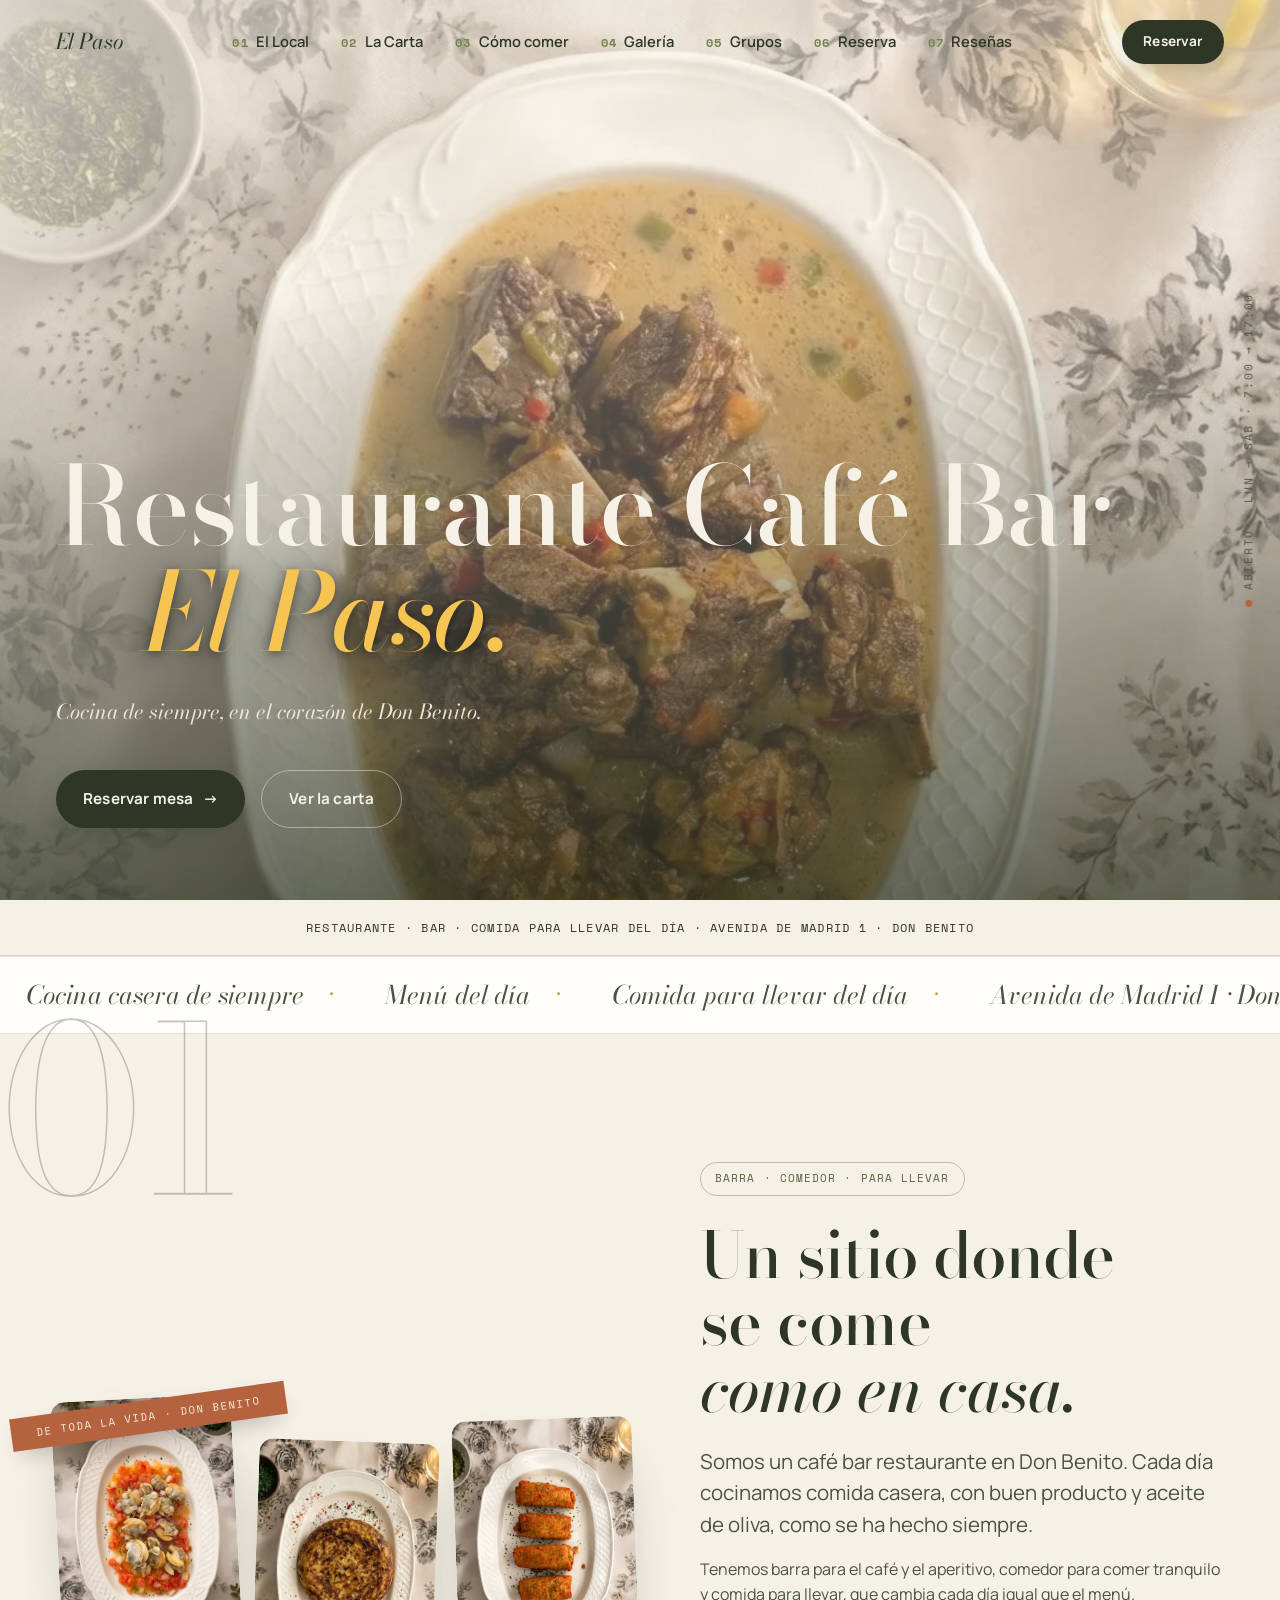
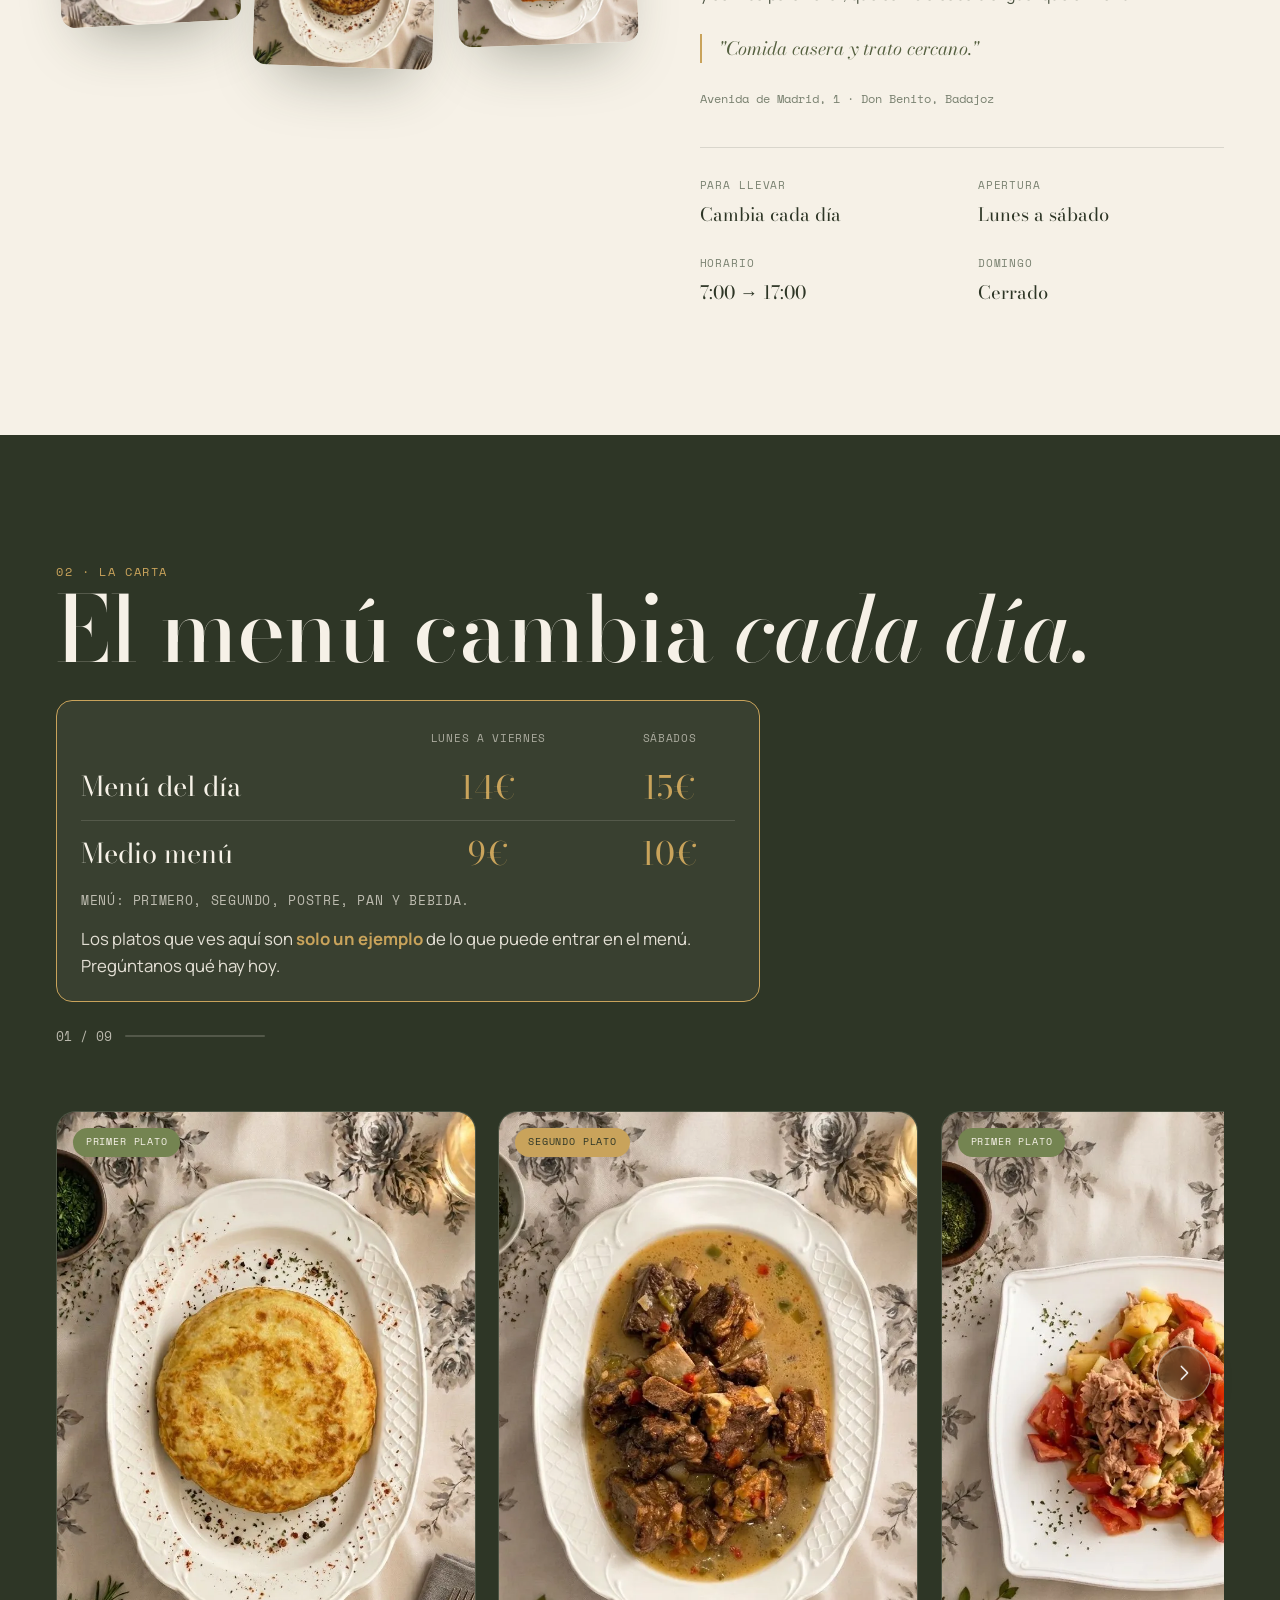
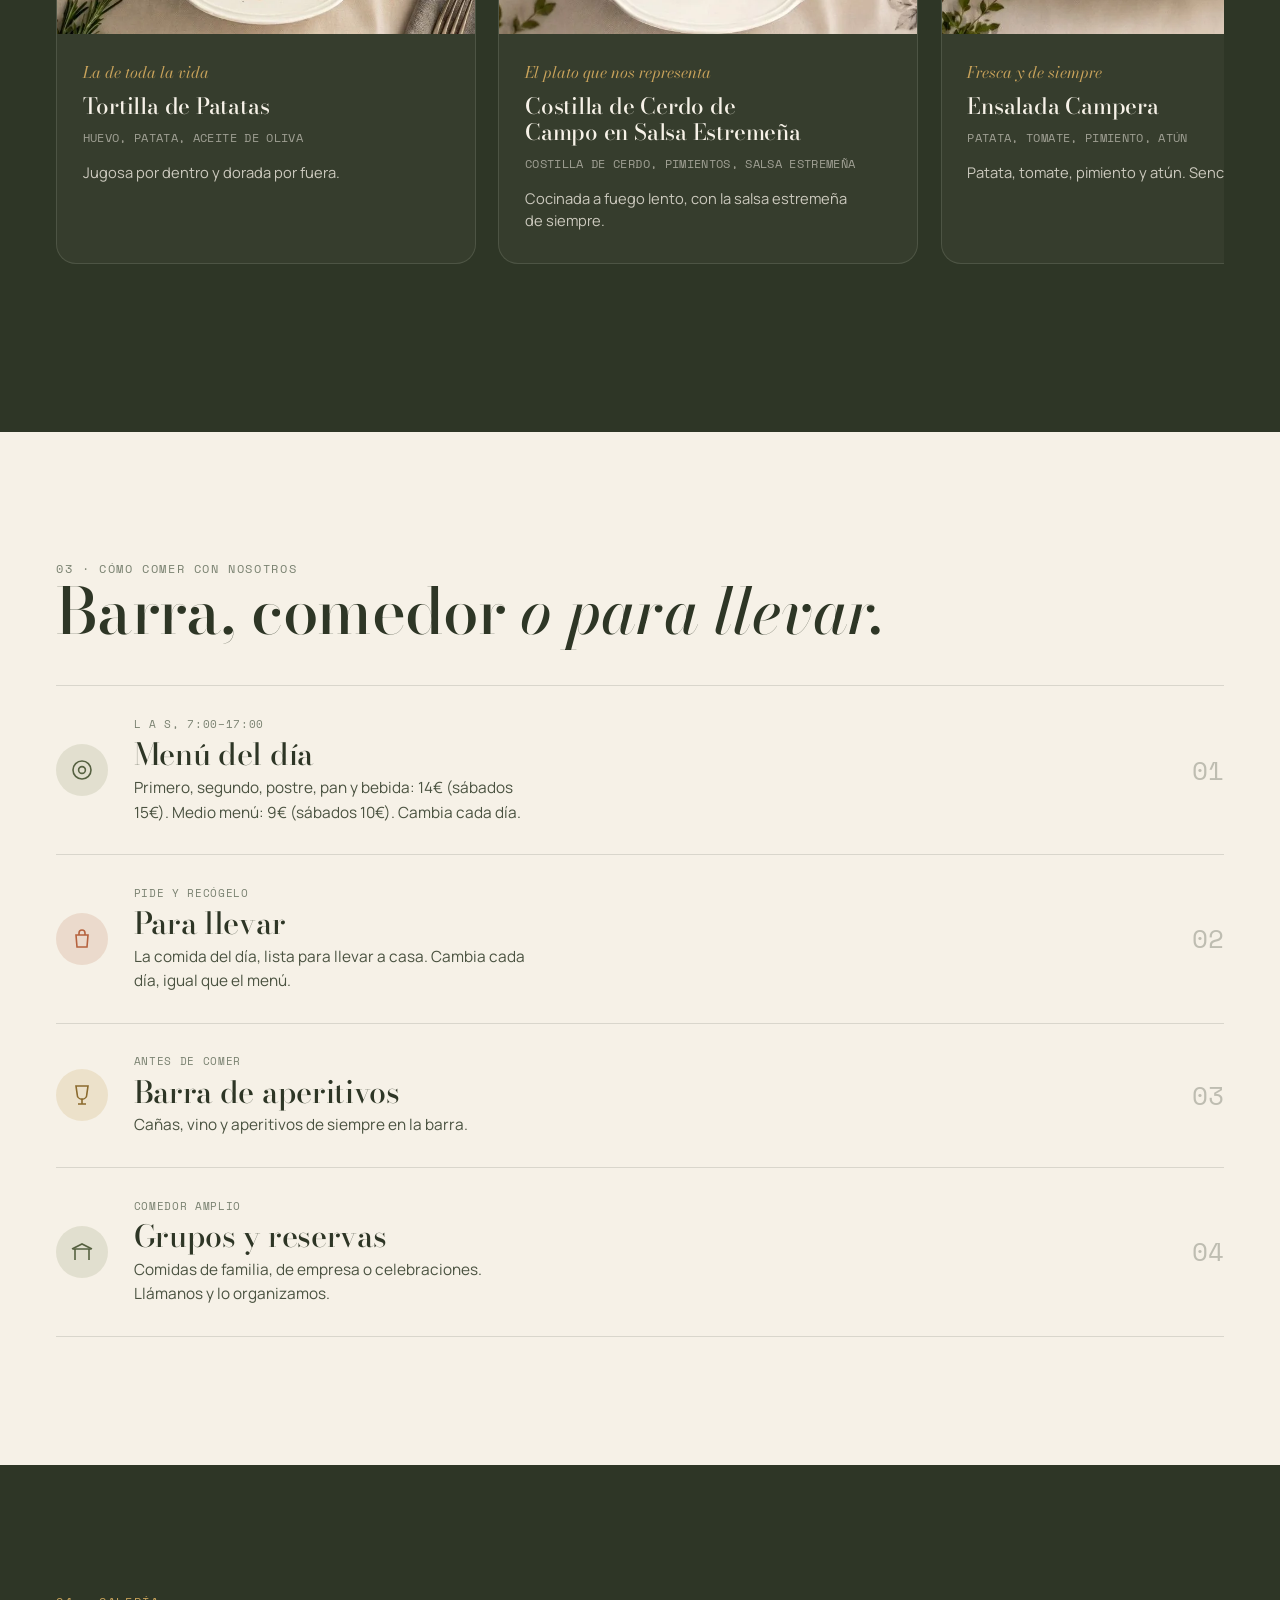
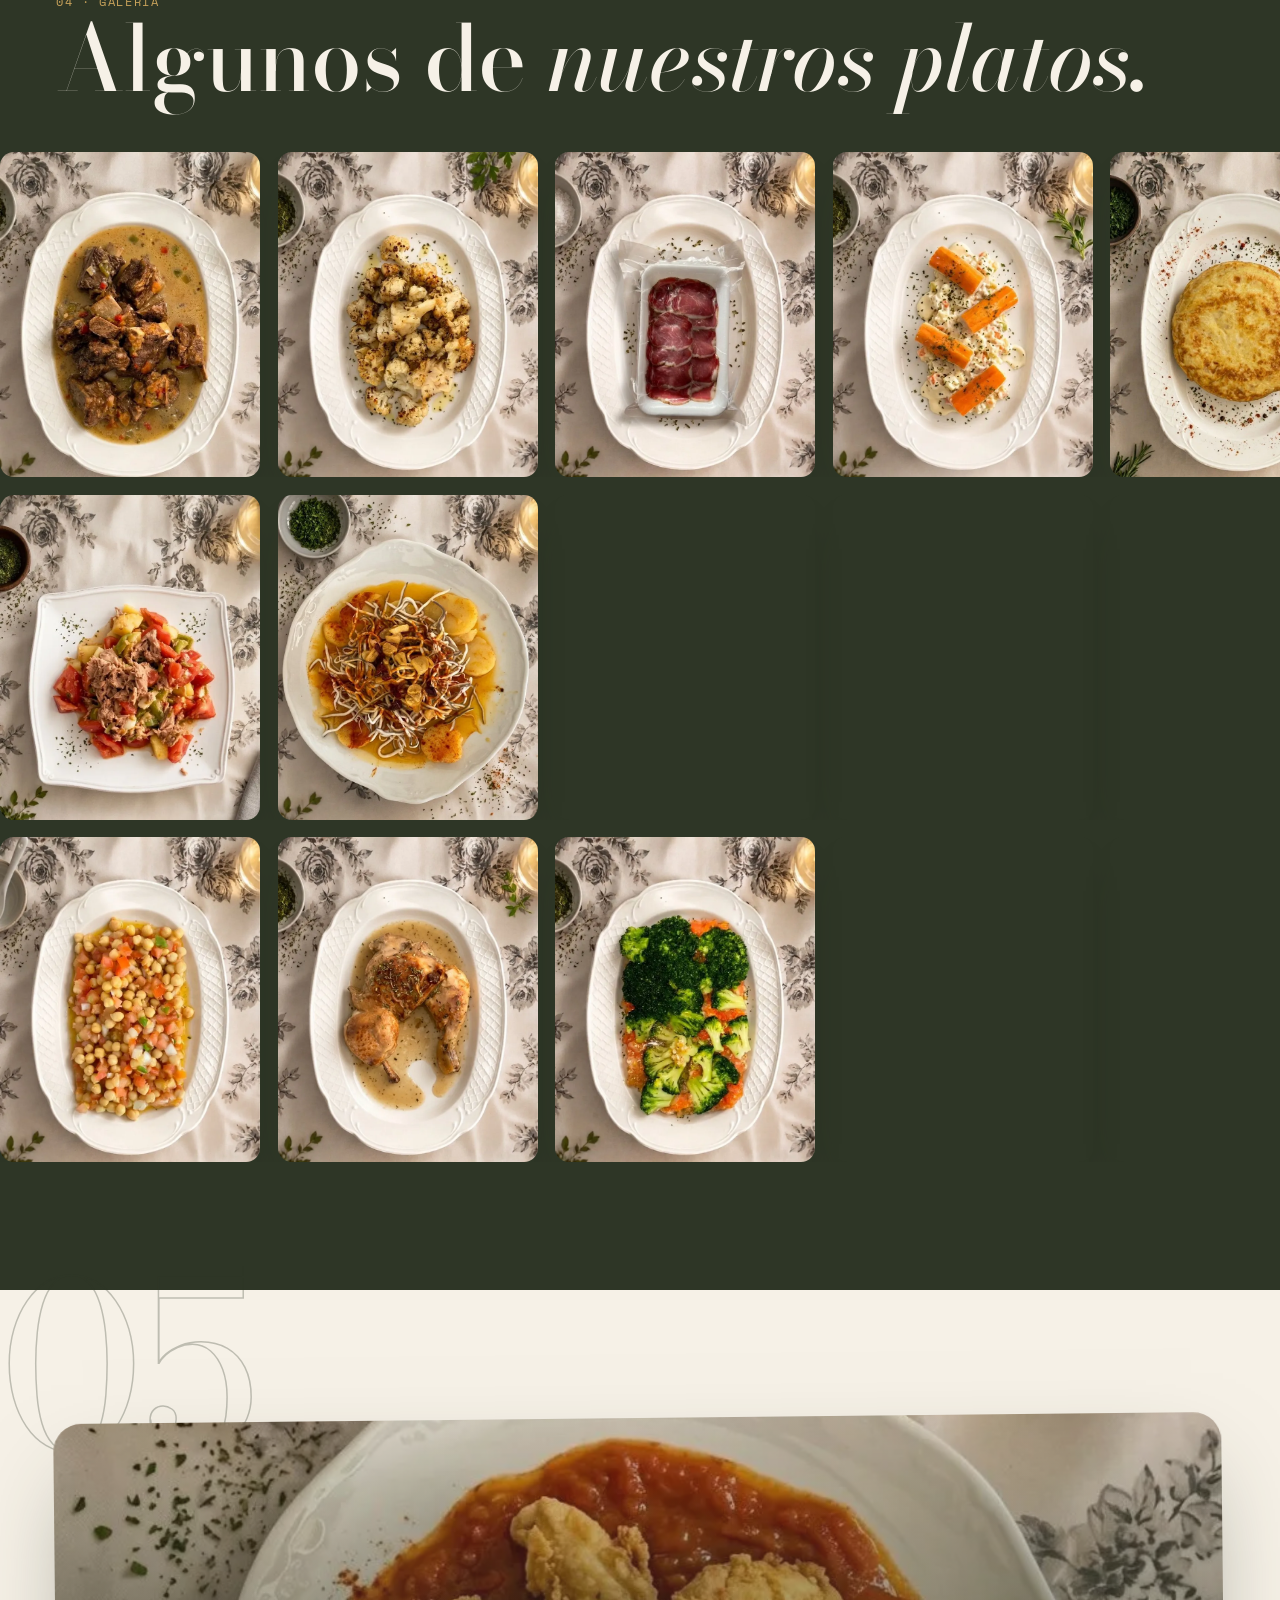
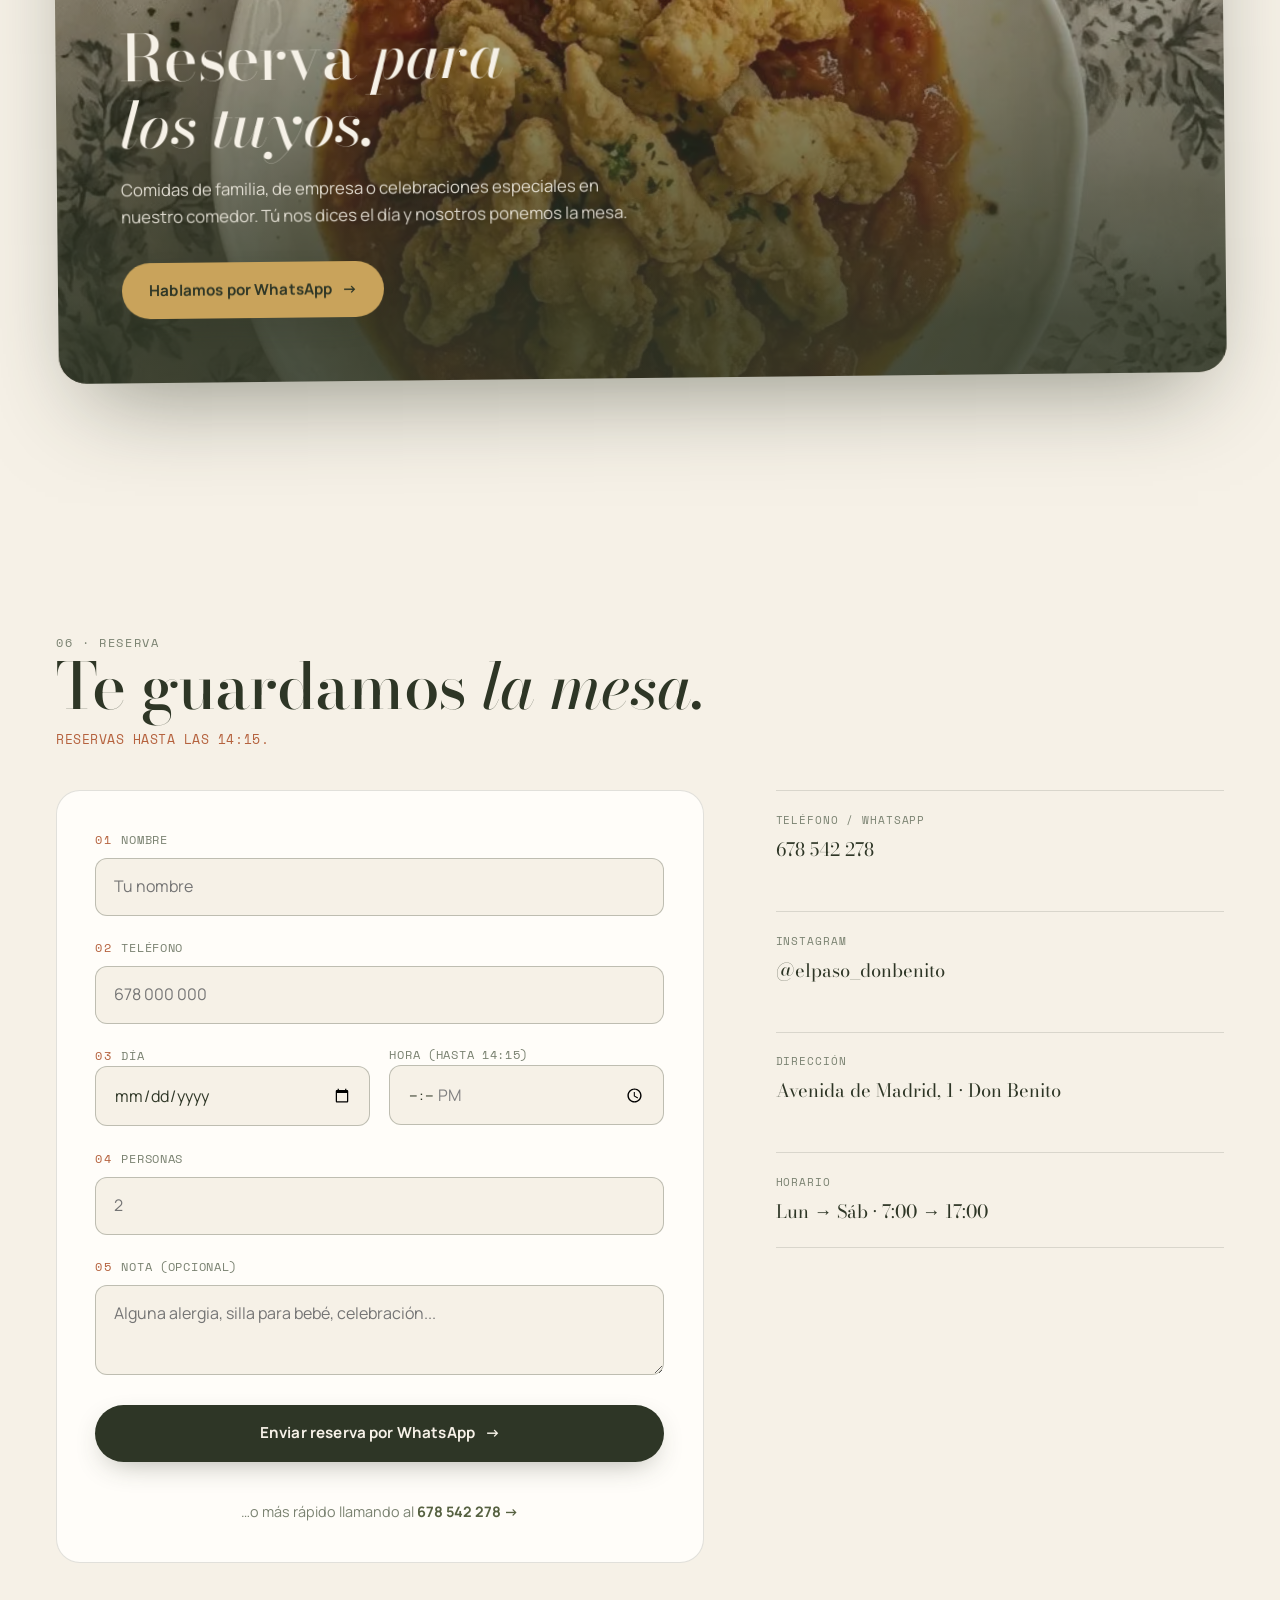
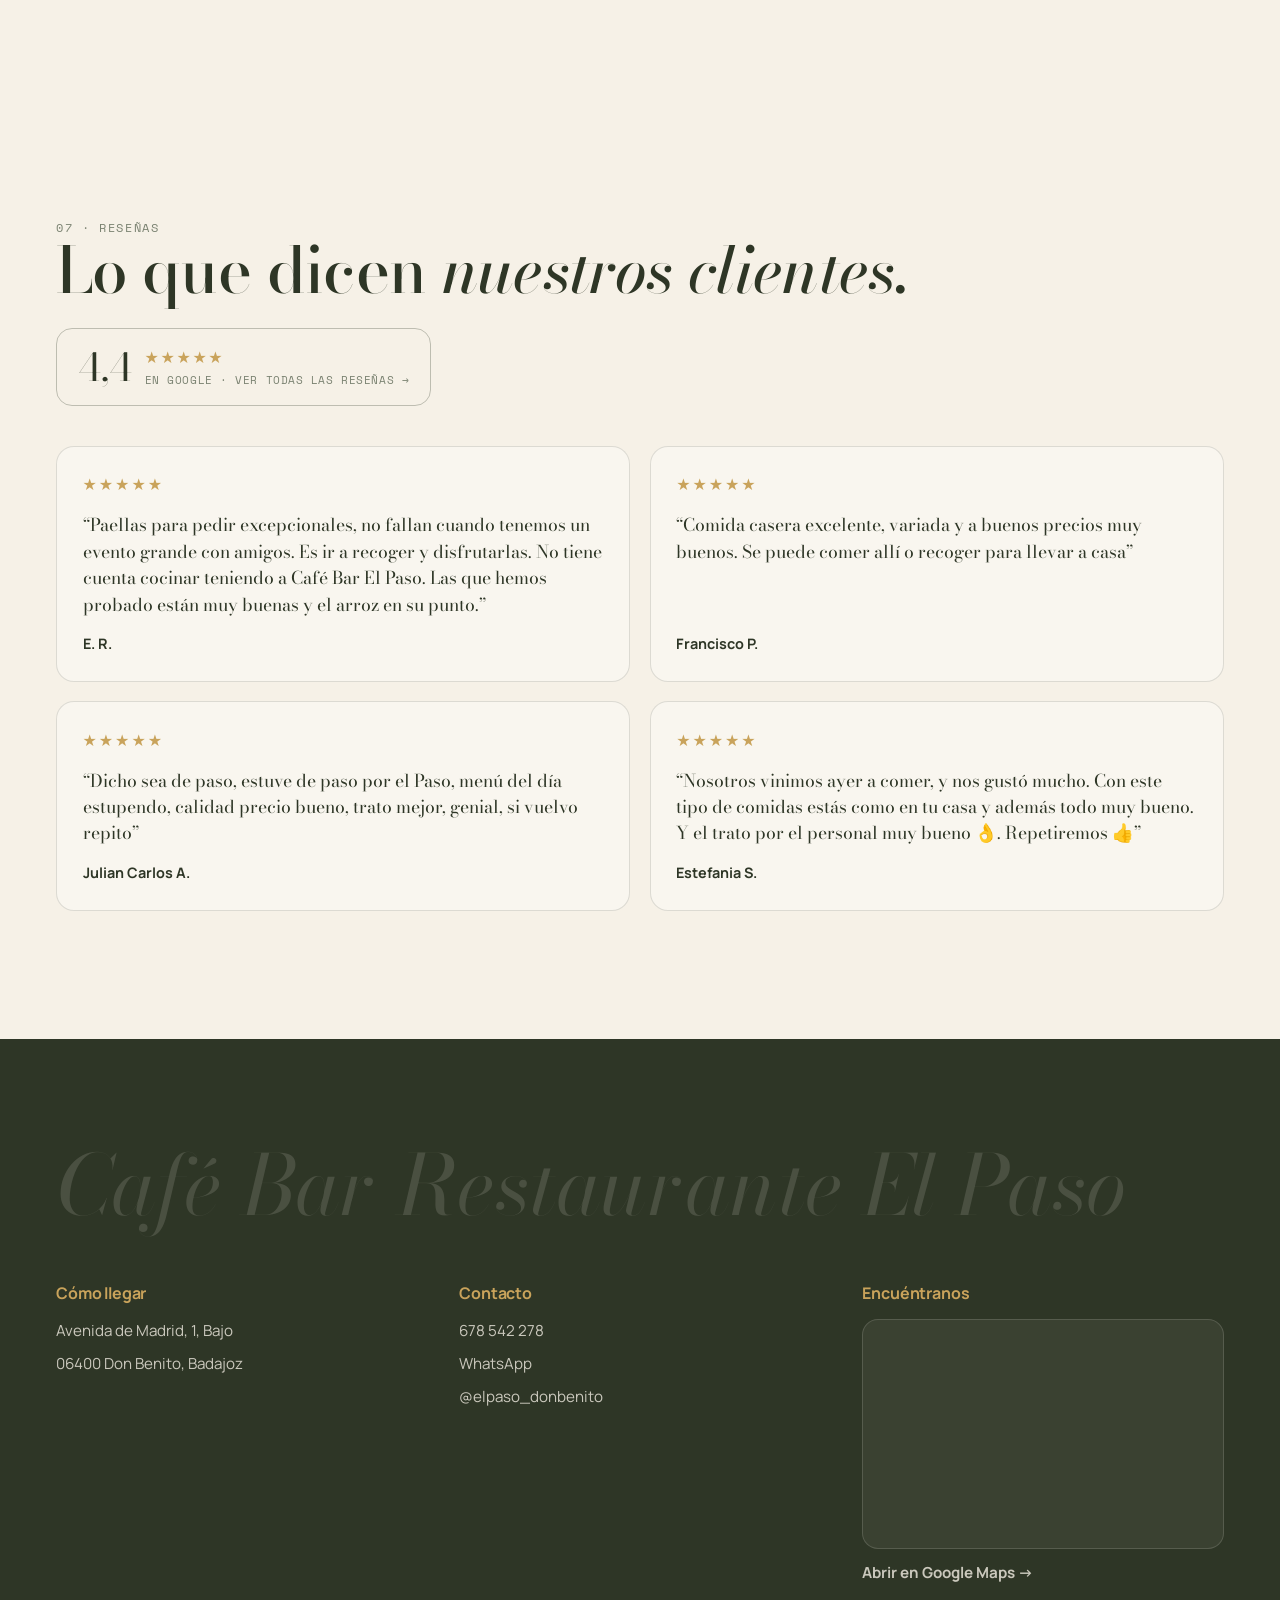
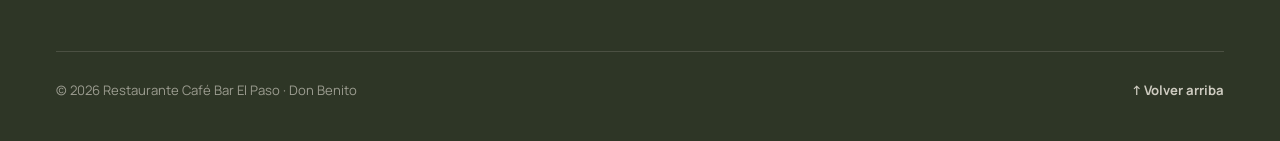
<file: index.html>
<!doctype html>
<html lang="es">
<head>
  <meta charset="utf-8">
  <meta name="viewport" content="width=device-width, initial-scale=1">
  <title>Café Bar Restaurante El Paso · Cocina casera en Don Benito</title>
  <meta name="description" content="Café Bar Restaurante El Paso, cocina casera en Avenida de Madrid 1, Don Benito. Menú del día, comida para llevar que cambia cada día y reserva de mesa por WhatsApp.">
  <meta name="theme-color" content="#F6F1E7">
  <!-- Verificación de Google Search Console: NO borrar -->
  <meta name="google-site-verification" content="PL7wnUxdIQTzK7hxwmPNWa5EnMvXAK4et3zg-lEl4r8" />

  <!-- Dirección oficial de la web (si cambia el dominio, cambiar aquí, en sitemap.xml y en robots.txt) -->
  <link rel="canonical" href="https://elpaso-donbenito.pages.dev/">

  <!-- Vista previa al compartir el enlace (WhatsApp, Facebook...) -->
  <meta property="og:type" content="restaurant">
  <meta property="og:locale" content="es_ES">
  <meta property="og:title" content="Café Bar Restaurante El Paso · Don Benito">
  <meta property="og:description" content="Cocina casera, menú del día y comida para llevar en Avenida de Madrid 1, Don Benito.">
  <meta property="og:url" content="https://elpaso-donbenito.pages.dev/">
  <meta property="og:image" content="https://elpaso-donbenito.pages.dev/assets/img/hero.webp">

  <!-- Ficha de restaurante para Google -->
  <script type="application/ld+json">
  {
    "@context": "https://schema.org",
    "@type": "Restaurant",
    "name": "Café Bar Restaurante El Paso",
    "url": "https://elpaso-donbenito.pages.dev/",
    "image": "https://elpaso-donbenito.pages.dev/assets/img/hero.webp",
    "telephone": "+34678542278",
    "servesCuisine": "Cocina casera española",
    "priceRange": "€",
    "address": {
      "@type": "PostalAddress",
      "streetAddress": "Avenida de Madrid, 1, Bajo",
      "addressLocality": "Don Benito",
      "addressRegion": "Badajoz",
      "postalCode": "06400",
      "addressCountry": "ES"
    },
    "geo": { "@type": "GeoCoordinates", "latitude": 38.9625, "longitude": -5.8568 },
    "openingHoursSpecification": [{
      "@type": "OpeningHoursSpecification",
      "dayOfWeek": ["Monday", "Tuesday", "Wednesday", "Thursday", "Friday", "Saturday"],
      "opens": "07:00",
      "closes": "17:00"
    }],
    "acceptsReservations": "True",
    "sameAs": ["https://instagram.com/elpaso_donbenito"]
  }
  </script>

  <link rel="icon" href="assets/img/favicon-32.png" sizes="32x32">
  <link rel="icon" href="assets/img/favicon.png" sizes="256x256">
  <link rel="apple-touch-icon" href="assets/img/favicon.png">

  <link rel="preconnect" href="https://fonts.googleapis.com">
  <link rel="preconnect" href="https://fonts.gstatic.com" crossorigin>
  <link rel="stylesheet" href="https://fonts.googleapis.com/css2?family=Bodoni+Moda:ital,wght@0,400..700;1,400..700&family=Manrope:wght@300..800&family=Space+Mono:wght@400;700&display=swap">

  <link rel="preload" as="image" href="assets/img/hero.webp" fetchpriority="high">
  <link rel="stylesheet" href="styles.css?v=20261006">
</head>
<body>
  <a class="skip-link" href="#main">Saltar al contenido</a>
  <div class="ambient-gradient" aria-hidden="true"></div>

  <!-- Splash -->
  <div class="splash" data-splash aria-hidden="true">
    <div class="splash-word" aria-label="El Paso">
      <span class="splash-letter" style="animation-delay:.05s">E</span>
      <span class="splash-letter" style="animation-delay:.1s">l</span>
      <span class="splash-letter" style="animation-delay:.16s">&nbsp;</span>
      <span class="splash-letter" style="animation-delay:.22s">P</span>
      <span class="splash-letter" style="animation-delay:.28s">a</span>
      <span class="splash-letter" style="animation-delay:.34s">s</span>
      <span class="splash-letter" style="animation-delay:.4s">o</span>
    </div>
    <div class="splash-bar"></div>
  </div>

  <!-- Custom cursor -->
  <div class="cursor" data-cursor aria-hidden="true">
    <div class="cursor-ring" data-cursor-ring>
      <span class="cursor-label" data-cursor-label></span>
    </div>
  </div>

  <!-- Side brand mark -->
  <div class="side-mark" aria-hidden="true">
    <span class="dot"></span>
    <span>ABIERTO · LUN &rarr; SÁB · 7:00 &rarr; 17:00</span>
  </div>

  <!-- Nav -->
  <header class="site-nav" data-nav>
    <div class="container nav-inner">
      <a href="#main" class="nav-logo">El Paso</a>
      <nav class="nav-links" aria-label="Secciones">
        <a class="nav-link" href="#local"><span class="num-mark">01</span>El Local</a>
        <a class="nav-link" href="#carta"><span class="num-mark">02</span>La Carta</a>
        <a class="nav-link" href="#servicios"><span class="num-mark">03</span>Cómo comer</a>
        <a class="nav-link" href="#galeria"><span class="num-mark">04</span>Galería</a>
        <a class="nav-link" href="#grupos"><span class="num-mark">05</span>Grupos</a>
        <a class="nav-link" href="#reserva"><span class="num-mark">06</span>Reserva</a>
        <a class="nav-link" href="#resenas"><span class="num-mark">07</span>Reseñas</a>
      </nav>
      <div class="nav-actions">
        <a class="btn btn-primary nav-cta" href="#reserva" data-cursor-target="reservar">Reservar</a>
        <button class="burger" data-burger aria-label="Abrir menú" aria-expanded="false">
          <span></span><span></span><span></span>
        </button>
      </div>
    </div>
  </header>

  <!-- Mobile menu -->
  <div class="mobile-menu" data-mobile-menu>
    <ul>
      <li><a href="#local" data-mobile-link><span class="num-mark">01</span>El Local</a></li>
      <li><a href="#carta" data-mobile-link><span class="num-mark">02</span>La Carta</a></li>
      <li><a href="#servicios" data-mobile-link><span class="num-mark">03</span>Cómo comer</a></li>
      <li><a href="#galeria" data-mobile-link><span class="num-mark">04</span>Galería</a></li>
      <li><a href="#grupos" data-mobile-link><span class="num-mark">05</span>Grupos</a></li>
      <li><a href="#reserva" data-mobile-link><span class="num-mark">06</span>Reservar</a></li>
      <li><a href="#resenas" data-mobile-link><span class="num-mark">07</span>Reseñas</a></li>
    </ul>
  </div>

  <main id="main">

    <!-- Hero -->
    <section class="hero">
      <div class="hero-bg">
        <img src="assets/img/hero.webp" alt="Costilla de cerdo de campo en salsa estremeña, plato de El Paso, sobre mantel de flores" fetchpriority="high" loading="eager" decoding="sync">
      </div>
      <div class="hero-veil" aria-hidden="true"></div>
      <div class="container hero-inner">
        <h1 class="hero-title reveal" data-split>
          <span class="line-1">Restaurante Café Bar</span>
          <span class="line-2">El Paso.</span>
        </h1>
        <p class="hero-tagline">Cocina de siempre, en el corazón de Don Benito.</p>
        <div class="hero-ctas">
          <a class="btn btn-primary" href="#reserva" data-cursor-target="reservar">
            Reservar mesa <span class="btn-arrow" aria-hidden="true">&rarr;</span>
          </a>
          <a class="btn btn-ghost" href="#carta" data-cursor-target="ver carta">Ver la carta</a>
        </div>
      </div>
    </section>

    <!-- Franja bajo la portada -->
    <div class="hero-strip">
      <div class="container">
        <p class="hero-kicker">Restaurante · Bar · Comida para llevar del día &middot; Avenida de Madrid 1 · Don Benito</p>
      </div>
    </div>

    <!-- Marquee -->
    <div class="marquee" aria-hidden="true">
      <div class="marquee-track">
        <span class="marquee-item">Cocina casera de siempre <span class="sep">·</span></span>
        <span class="marquee-item">Menú del día <span class="sep">·</span></span>
        <span class="marquee-item">Comida para llevar del día <span class="sep">·</span></span>
        <span class="marquee-item">Avenida de Madrid 1 · Don Benito <span class="sep">·</span></span>
        <span class="marquee-item">4,4★ en Google <span class="sep">·</span></span>
        <span class="marquee-item">Reserva tu mesa <span class="sep">·</span></span>
        <span class="marquee-item">Cocina casera de siempre <span class="sep">·</span></span>
        <span class="marquee-item">Menú del día <span class="sep">·</span></span>
        <span class="marquee-item">Comida para llevar del día <span class="sep">·</span></span>
        <span class="marquee-item">Avenida de Madrid 1 · Don Benito <span class="sep">·</span></span>
        <span class="marquee-item">4,4★ en Google <span class="sep">·</span></span>
        <span class="marquee-item">Reserva tu mesa <span class="sep">·</span></span>
      </div>
    </div>

    <!-- 01 El Local -->
    <section class="section section-local" id="local">
      <div class="container">
        <span class="local-watermark" aria-hidden="true">01</span>
        <div class="local-grid">
          <div class="local-collage" data-tilt-group>
            <span class="local-ribbon">De toda la vida · Don Benito</span>
            <figure class="collage-photo collage-1" data-tilt>
              <img src="assets/img/local-1.webp" alt="Mesa de El Paso con ensalada de almeja fina recién servida" loading="lazy" decoding="async">
            </figure>
            <figure class="collage-photo collage-2" data-tilt>
              <img src="assets/img/local-2.webp" alt="Tortilla de cebolla caramelizada casera de El Paso" loading="lazy" decoding="async">
            </figure>
            <figure class="collage-photo collage-3" data-tilt>
              <img src="assets/img/local-3.webp" alt="Flamenquines de jamón york y queso de El Paso" loading="lazy" decoding="async">
            </figure>
          </div>
          <div class="local-copy">
            <span class="local-aside">Barra · Comedor · Para llevar</span>
            <h2 class="local-title reveal" data-split>Un sitio donde se come <em>como en casa.</em></h2>
            <p class="lead reveal">Somos un café bar restaurante en Don Benito. Cada día cocinamos comida casera, con buen producto y aceite de oliva, como se ha hecho siempre.</p>
            <p class="reveal" style="margin-top:1rem; color:var(--ink-soft);">Tenemos barra para el café y el aperitivo, comedor para comer tranquilo y comida para llevar, que cambia cada día igual que el menú.</p>
            <blockquote class="local-quote reveal">"Comida casera y trato cercano."</blockquote>
            <p class="local-meta">Avenida de Madrid, 1 · Don Benito, Badajoz</p>
            <dl class="def-list">
              <div class="def-item"><dt>Para llevar</dt><dd>Cambia cada día</dd></div>
              <div class="def-item"><dt>Apertura</dt><dd>Lunes a sábado</dd></div>
              <div class="def-item"><dt>Horario</dt><dd>7:00 &rarr; 17:00</dd></div>
              <div class="def-item"><dt>Domingo</dt><dd>Cerrado</dd></div>
            </dl>
          </div>
        </div>
      </div>
    </section>

    <!-- 02 La Carta -->
    <section class="section section-carta" id="carta">
      <div class="container">
        <div class="carta-head">
          <div>
            <p class="eyebrow">02 · La Carta</p>
            <h2 class="carta-title reveal" data-split>El menú cambia <em>cada día.</em></h2>
            <div class="menu-banner">
              <table class="menu-prices">
                <thead>
                  <tr><th></th><th>Lunes a viernes</th><th>Sábados</th></tr>
                </thead>
                <tbody>
                  <tr><th>Menú del día</th><td><strong>14€</strong></td><td><strong>15€</strong></td></tr>
                  <tr><th>Medio menú</th><td><strong>9€</strong></td><td><strong>10€</strong></td></tr>
                </tbody>
              </table>
              <p class="menu-banner-what">Menú: primero, segundo, postre, pan y bebida.</p>
              <p class="menu-banner-note">Los platos que ves aquí son <strong>solo un ejemplo</strong> de lo que puede entrar en el menú. Pregúntanos qué hay hoy.</p>
            </div>
          </div>
          <div class="carta-progress">
            <span data-carta-progress-label>01 / 10</span>
            <span class="carta-progress-bar"><span class="carta-progress-fill" data-carta-progress-fill></span></span>
          </div>
        </div>

        <div class="carta-slider">
          <button class="carta-arrow carta-arrow-prev" type="button" data-carta-prev aria-label="Plato anterior"><svg viewBox="0 0 24 24" width="22" height="22" fill="none" stroke="currentColor" stroke-width="1.6" stroke-linecap="round" stroke-linejoin="round" aria-hidden="true"><path d="M15 5l-7 7 7 7"/></svg></button>
          <div class="carta-track-wrap">
            <div class="carta-track" data-dishes></div>
          </div>
          <button class="carta-arrow carta-arrow-next" type="button" data-carta-next aria-label="Plato siguiente"><svg viewBox="0 0 24 24" width="22" height="22" fill="none" stroke="currentColor" stroke-width="1.6" stroke-linecap="round" stroke-linejoin="round" aria-hidden="true"><path d="M9 5l7 7-7 7"/></svg></button>
        </div>

        <noscript>
          <div class="carta-noscript">
            <p>Activa JavaScript para ver los platos con fotos. Algunos ejemplos de lo que puede entrar en el menú:</p>
            <ul>
              <li>Costilla de Cerdo de Campo en Salsa Estremeña</li>
              <li>Tortilla de Patatas</li>
              <li>Merluza en Escabeche</li>
              <li>Ensalada Campera</li>
              <li>Gulas a la Gallega</li>
              <li>Calabacín Relleno de Atún y Queso</li>
              <li>Pimientos Rellenos de Carne</li>
              <li>Sardinas Caseras en Escabeche</li>
              <li>Muslo de Pollo al Horno</li>
            </ul>
          </div>
        </noscript>
      </div>
    </section>

    <!-- 03 Como comer con nosotros -->
    <section class="section section-servicios" id="servicios">
      <div class="container">
        <p class="eyebrow">03 · Cómo comer con nosotros</p>
        <h2 class="reveal" data-split style="margin-bottom:2.5rem;">Barra, comedor <em>o para llevar.</em></h2>
        <div data-servicios></div>
        <noscript>
          <div class="carta-noscript">
            <ul>
              <li>Menú del día — L a S, 7:00-17:00 — Primero, segundo, postre, pan y bebida: 14€ (sábados 15€). Medio menú: 9€ (sábados 10€). Cambia cada día.</li>
              <li>Para llevar — Pide y recógelo — La comida del día, lista para llevar a casa. Cambia cada día.</li>
              <li>Barra de aperitivos — Antes de comer — Cañas, vino y aperitivos de siempre en la barra.</li>
              <li>Grupos y reservas — Comedor amplio — Comidas de familia, de empresa o celebraciones. Llámanos y lo organizamos.</li>
            </ul>
          </div>
        </noscript>
      </div>
    </section>

    <!-- 04 Galeria -->
    <section class="section section-galeria" id="galeria">
      <div class="container">
        <p class="eyebrow">04 · Galería</p>
        <h2 class="galeria-title reveal" data-split>Algunos de <em>nuestros platos.</em></h2>
      </div>
      <div class="galeria-lanes" data-galeria-lanes aria-hidden="true"></div>
    </section>

    <!-- 05 Grupos y celebraciones -->
    <section class="section section-grupos" id="grupos">
      <div class="container">
        <span class="local-watermark" aria-hidden="true">05</span>
        <div class="grupos-card tilt-el" data-tilt>
          <div class="grupos-bg">
            <img src="assets/img/grupos-bg.webp" alt="Mesa preparada de El Paso para comidas de grupo y celebraciones" loading="lazy" decoding="async">
          </div>
          <div class="grupos-veil" aria-hidden="true"></div>
          <div class="grupos-content">
            <h2 class="reveal" data-split>Reserva <em>para los tuyos.</em></h2>
            <p class="reveal">Comidas de familia, de empresa o celebraciones especiales en nuestro comedor. Tú nos dices el día y nosotros ponemos la mesa.</p>
            <a class="btn btn-primary" href="https://wa.me/34678542278?text=Hola%2C%20quiero%20informaci%C3%B3n%20para%20una%20comida%20de%20grupo%20o%20celebraci%C3%B3n%20en%20El%20Paso." target="_blank" rel="noopener" data-cursor-target="whatsapp">
              Hablamos por WhatsApp <span class="btn-arrow" aria-hidden="true">&rarr;</span>
            </a>
          </div>
        </div>
      </div>
    </section>

    <!-- 06 Reserva -->
    <section class="section section-reserva" id="reserva">
      <div class="container">
        <p class="eyebrow">06 · Reserva</p>
        <h2 class="reveal" data-split style="margin-bottom:.6rem;">Te guardamos <em>la mesa.</em></h2>
        <p class="reserva-note reveal" style="margin-bottom:2.5rem;">Reservas hasta las 14:15.</p>
        <div class="reserva-grid">
          <form class="reserva-form" data-reserva-form novalidate>
            <div class="form-row">
              <label class="form-label" for="f-nombre"><span class="num-mark">01</span>Nombre</label>
              <input class="form-field" type="text" id="f-nombre" name="nombre" required autocomplete="name" placeholder="Tu nombre">
            </div>
            <div class="form-row">
              <label class="form-label" for="f-telefono"><span class="num-mark">02</span>Teléfono</label>
              <input class="form-field" type="tel" id="f-telefono" name="telefono" required autocomplete="tel" placeholder="678 000 000">
            </div>
            <div class="form-row split">
              <div>
                <label class="form-label" for="f-dia"><span class="num-mark">03</span>Día</label>
                <input class="form-field" type="date" id="f-dia" name="dia" required>
              </div>
              <div>
                <label class="form-label" for="f-hora">Hora (hasta 14:15)</label>
                <input class="form-field" type="time" id="f-hora" name="hora" required min="12:00" max="14:15" placeholder="14:00">
              </div>
            </div>
            <div class="form-row">
              <label class="form-label" for="f-personas"><span class="num-mark">04</span>Personas</label>
              <input class="form-field" type="number" id="f-personas" name="personas" min="1" required placeholder="2">
            </div>
            <div class="form-row">
              <label class="form-label" for="f-nota"><span class="num-mark">05</span>Nota (opcional)</label>
              <textarea class="form-field" id="f-nota" name="nota" placeholder="Alguna alergia, silla para bebé, celebración..."></textarea>
            </div>
            <button class="btn btn-primary reserva-submit" type="submit" data-cursor-target="enviar">
              Enviar reserva por WhatsApp <span class="btn-arrow" aria-hidden="true">&rarr;</span>
            </button>
            <p class="reserva-alt">…o más rápido llamando al <a href="tel:+34678542278" data-cursor-target="llamar">678 542 278 &rarr;</a></p>
          </form>

          <aside class="reserva-panel">
            <div class="panel-item">
              <div>
                <p class="panel-label">Teléfono / WhatsApp</p>
                <p class="panel-value"><a href="tel:+34678542278" data-cursor-target="llamar">678 542 278</a></p>
              </div>
            </div>
            <div class="panel-item">
              <div>
                <p class="panel-label">Instagram</p>
                <p class="panel-value"><a href="https://instagram.com/elpaso_donbenito" target="_blank" rel="noopener">@elpaso_donbenito</a></p>
              </div>
            </div>
            <div class="panel-item">
              <div>
                <p class="panel-label">Dirección</p>
                <p class="panel-value">Avenida de Madrid, 1 · Don Benito</p>
              </div>
            </div>
            <div class="panel-item">
              <div>
                <p class="panel-label">Horario</p>
                <p class="panel-value">Lun &rarr; Sáb · 7:00 &rarr; 17:00</p>
              </div>
            </div>
          </aside>
        </div>
      </div>
    </section>

    <!-- 07 Reseñas -->
    <section class="section section-resenas" id="resenas">
      <div class="container">
        <p class="eyebrow">07 · Reseñas</p>
        <div class="resenas-head">
          <h2 class="reveal" data-split>Lo que dicen <em>nuestros clientes.</em></h2>
          <a class="resenas-score" href="https://www.google.com/maps/search/?api=1&query=Restaurante+El+Paso+Avenida+de+Madrid+1+Don+Benito" target="_blank" rel="noopener" data-cursor-target="google">
            <span class="resenas-num">4,4</span>
            <span class="resenas-stars" aria-hidden="true">★★★★★</span>
            <span class="resenas-label">en Google · Ver todas las reseñas &rarr;</span>
          </a>
        </div>
        <div class="resenas-grid" data-resenas></div>
      </div>
    </section>
  </main>

  <!-- Footer -->
  <footer class="site-footer">
    <div class="container">
      <div class="footer-display" aria-hidden="true">
        <span>Café Bar Restaurante El Paso</span>
      </div>
      <div class="footer-grid">
        <div class="footer-col">
          <h3>Cómo llegar</h3>
          <p>Avenida de Madrid, 1, Bajo</p>
          <p>06400 Don Benito, Badajoz</p>
        </div>
        <div class="footer-col">
          <h3>Contacto</h3>
          <a href="tel:+34678542278">678 542 278</a>
          <a href="https://wa.me/34678542278" target="_blank" rel="noopener">WhatsApp</a>
          <a href="https://instagram.com/elpaso_donbenito" target="_blank" rel="noopener">@elpaso_donbenito</a>
        </div>
        <div class="footer-col">
          <h3>Encuéntranos</h3>
          <div class="footer-map">
            <iframe src="https://www.openstreetmap.org/export/embed.html?bbox=-5.8600%2C38.9600%2C-5.8540%2C38.9650&amp;layer=mapnik&amp;marker=38.9625%2C-5.8568" loading="lazy" referrerpolicy="no-referrer-when-downgrade" title="Mapa de El Paso en Don Benito"></iframe>
          </div>
          <a class="footer-map-link" href="https://www.google.com/maps/search/?api=1&query=Avenida+de+Madrid+1+06400+Don+Benito+Badajoz" target="_blank" rel="noopener">Abrir en Google Maps &rarr;</a>
        </div>
      </div>
      <div class="footer-bottom">
        <span>&copy; 2026 Restaurante Café Bar El Paso · Don Benito</span>
        <a class="back-top" href="#main">&uarr; Volver arriba</a>
      </div>
    </div>
  </footer>

  <script defer src="lib/manifest.js?v=20261006"></script>
  <script defer src="main.js?v=20261006"></script>
</body>
</html>
</file>
<file: styles.css>
/* =============================================================
   1. Tokens
   ============================================================= */
:root {
  --bg: #F6F1E7;
  --bg-soft: #EFE7D8;
  --paper: #FFFDF9;
  --ink: #2E3626;
  --ink-soft: #4A5240;
  --ink-mute: #7A8271;
  --oliva: #748451;
  --oliva-dark: #566141;
  --dorado: #C9A35B;
  --terracota: #B5623E;
  --line: rgba(46, 54, 38, 0.14);
  --line-strong: rgba(46, 54, 38, 0.28);

  --display: "Bodoni Moda", "Times New Roman", serif;
  --sans: "Manrope", -apple-system, BlinkMacSystemFont, "Segoe UI", system-ui, sans-serif;
  --mono: "Space Mono", "Courier New", monospace;

  --ease-out: cubic-bezier(0.16, 1, 0.3, 1);
  --ease-in: cubic-bezier(0.7, 0, 0.84, 0);
  --ease-soft: cubic-bezier(0.25, 0.46, 0.45, 0.94);
  --ease-bounce: cubic-bezier(0.34, 1.56, 0.64, 1);

  --nav-h: 84px;
}

/* =============================================================
   2. Reset & base
   ============================================================= */
*, *::before, *::after { box-sizing: border-box; margin: 0; }
html {
  -webkit-text-size-adjust: 100%;
  tab-size: 2;
  scroll-behavior: smooth;
  overflow-x: clip;
}
@media (prefers-reduced-motion: reduce) {
  html { scroll-behavior: auto; }
}
body {
  font-family: var(--sans);
  font-size: 16px;
  line-height: 1.6;
  color: var(--ink);
  background: var(--bg);
  -webkit-font-smoothing: antialiased;
  -moz-osx-font-smoothing: grayscale;
  text-rendering: optimizeLegibility;
  overflow-x: clip;
  overscroll-behavior-y: none;
  position: relative;
}
img, svg, video { display: block; max-width: 100%; }
img { height: auto; }
button { font: inherit; color: inherit; cursor: pointer; border: 0; background: none; }
a { color: inherit; text-decoration: none; }
p { text-wrap: pretty; }
h1, h2, h3, h4 { text-wrap: balance; line-height: 1.05; letter-spacing: -0.01em; font-family: var(--display); font-weight: 500; }
ul, ol { list-style: none; padding: 0; }
input, textarea, select { font: inherit; color: inherit; }
::selection { background: var(--oliva); color: var(--paper); }

:focus-visible {
  outline: 2px solid var(--terracota);
  outline-offset: 3px;
  border-radius: 4px;
}

/* =============================================================
   3. Utilities
   ============================================================= */
.skip-link {
  position: fixed; top: -100px; left: 1rem;
  padding: .7rem 1.2rem; background: var(--ink); color: var(--bg);
  z-index: 9999; border-radius: 6px; font-weight: 600; font-size: .9rem;
  transition: top .3s var(--ease-out);
}
.skip-link:focus { top: 1rem; }

.container {
  width: 100%;
  max-width: 1320px;
  margin-inline: auto;
  padding-inline: 1.5rem;
}
@media (min-width: 720px) { .container { padding-inline: 2.5rem; } }
@media (min-width: 1280px) { .container { padding-inline: 3.5rem; } }

.sr-only {
  position: absolute; width: 1px; height: 1px; padding: 0; margin: -1px;
  overflow: hidden; clip: rect(0,0,0,0); white-space: nowrap; border: 0;
}

.eyebrow {
  font-family: var(--mono);
  font-size: .72rem;
  letter-spacing: .14em;
  text-transform: uppercase;
  color: var(--ink-mute);
}

.num-mark {
  font-family: var(--mono);
  font-size: .78rem;
  letter-spacing: .1em;
  color: var(--oliva);
}

.reveal {
  opacity: 0;
  transform: translateY(36px);
  transition: opacity .9s var(--ease-out), transform .9s var(--ease-out);
}
.reveal.is-visible { opacity: 1; transform: none; }
/* Defensive: split-text elements must never stay invisible if reveal JS didn't run */
.reveal[data-split] { opacity: 1; transform: none; }

/* =============================================================
   4. Typography
   ============================================================= */
h1 { font-size: clamp(2.6rem, 8vw, 6.6rem); }
h2 { font-size: clamp(2.25rem, 5.6vw, 4rem); }
h3 { font-size: clamp(1.3rem, 2.6vw, 1.9rem); }
em, .italic { font-style: italic; }

.lead {
  font-size: clamp(1.1rem, 1.6vw, 1.35rem);
  line-height: 1.55;
  color: var(--ink-soft);
  max-width: 46ch;
}

/* =============================================================
   5. Components
   ============================================================= */

/* Buttons */
.btn {
  display: inline-flex;
  align-items: center;
  gap: .6rem;
  padding: 1rem 1.7rem;
  border-radius: 999px;
  font-family: var(--sans);
  font-weight: 700;
  font-size: .95rem;
  letter-spacing: .01em;
  transition: transform .5s var(--ease-out), background .35s var(--ease-out), color .35s var(--ease-out), box-shadow .35s var(--ease-out);
  white-space: nowrap;
}
.btn-primary {
  background: var(--ink);
  color: var(--bg);
  box-shadow: 0 10px 30px -12px rgba(46, 54, 38, 0.45);
}
.btn-primary:hover { background: var(--oliva-dark); transform: translateY(-2px); }
.btn-ghost {
  border: 1.5px solid var(--line-strong);
  color: var(--ink);
}
.btn-ghost:hover { background: var(--ink); color: var(--bg); border-color: var(--ink); }
.btn-arrow { transition: transform .4s var(--ease-out); }
.btn:hover .btn-arrow { transform: translateX(5px); }

/* Nav */
.site-nav {
  position: fixed;
  inset: 0 0 auto 0;
  z-index: 500;
  height: var(--nav-h);
  display: flex;
  align-items: center;
  transition: background .4s var(--ease-out), box-shadow .4s var(--ease-out), backdrop-filter .4s var(--ease-out);
}
.site-nav.is-scrolled {
  background: rgba(246, 241, 231, 0.86);
  backdrop-filter: blur(14px) saturate(140%);
  -webkit-backdrop-filter: blur(14px) saturate(140%);
  box-shadow: 0 1px 0 var(--line);
}
.nav-inner {
  display: flex;
  align-items: center;
  justify-content: space-between;
  width: 100%;
}
.nav-logo {
  font-family: var(--display);
  font-style: italic;
  font-size: 1.35rem;
}
.nav-links {
  display: none;
  align-items: center;
  gap: 2rem;
}
/* 7 apartados con sus números: en pantallas medianas, letra y separación algo menores para que quepan */
@media (min-width: 960px) { .nav-links { display: flex; gap: 1.1rem; } }
@media (min-width: 960px) and (max-width: 1199px) { .nav-links { gap: .85rem; } .nav-link { font-size: .82rem; white-space: nowrap; } .nav-link .num-mark { margin-right: .3rem; } }
@media (min-width: 960px) and (max-width: 1079px) { .nav-links { gap: .6rem; } .nav-link { font-size: .76rem; } .nav-link .num-mark { font-size: .66rem; margin-right: .2rem; } .nav-cta { padding-inline: 1rem; } }
@media (min-width: 1200px) { .nav-links { gap: 2rem; } }
.nav-link {
  position: relative;
  font-size: .92rem;
  font-weight: 600;
  padding-block: .3rem;
}
.nav-link .num-mark { margin-right: .45rem; }
.nav-link::after {
  content: "";
  position: absolute; left: 0; right: 100%; bottom: -2px;
  height: 1.5px; background: var(--terracota);
  transition: right .4s var(--ease-out);
}
.nav-link:hover::after { right: 0; }
.nav-cta {
  padding: .7rem 1.35rem;
  font-size: .85rem;
}
.nav-actions { display: flex; align-items: center; gap: 1.1rem; }

.burger {
  display: flex; flex-direction: column; gap: 5px;
  width: 30px; height: 20px; justify-content: center;
}
@media (min-width: 960px) { .burger { display: none; } }
.burger span {
  display: block; height: 2px; width: 100%; background: var(--ink);
  transition: transform .4s var(--ease-out), opacity .3s var(--ease-out);
}
.burger.is-open span:nth-child(1) { transform: translateY(7px) rotate(45deg); }
.burger.is-open span:nth-child(2) { opacity: 0; }
.burger.is-open span:nth-child(3) { transform: translateY(-7px) rotate(-45deg); }

.mobile-menu {
  position: fixed; inset: 0; z-index: 490;
  background: var(--bg);
  display: flex; flex-direction: column;
  justify-content: safe center;
  overflow-y: auto;
  padding: 5.5rem 2rem 2rem;
  transform: translateY(-100%);
  visibility: hidden; /* cerrado: que no asome nada aunque la lista sea larga */
  transition: transform .55s var(--ease-out), visibility 0s linear .55s;
}
.mobile-menu.is-open { transform: translateY(0); visibility: visible; transition: transform .55s var(--ease-out); }
.mobile-menu ul { display: flex; flex-direction: column; gap: 1rem; }
.mobile-menu a { font-family: var(--display); font-size: clamp(1.6rem, 6vw, 2.2rem); }
.mobile-menu .num-mark { display: block; margin-bottom: .2rem; }

/* Custom cursor */
.cursor {
  position: fixed; top: 0; left: 0; z-index: 9000;
  pointer-events: none;
  opacity: 0;
  transition: opacity .25s var(--ease-out);
}
.cursor.is-ready { opacity: 1; }
@media (hover: none), (pointer: coarse) { .cursor { display: none; } }
.cursor-ring {
  position: absolute; top: -18px; left: -18px;
  width: 36px; height: 36px; border-radius: 50%;
  border: 1.5px solid var(--ink);
  mix-blend-mode: difference;
  transition: width .3s var(--ease-out), height .3s var(--ease-out), top .3s var(--ease-out), left .3s var(--ease-out), background .3s var(--ease-out);
}
.cursor-ring.is-active {
  width: 84px; height: 84px; top: -42px; left: -42px;
  background: rgba(246,241,231,0.9);
  border-color: transparent;
}
.cursor-label {
  position: absolute; top: -8px; left: -8px;
  transform: translate(-50%,-50%);
  font-family: var(--mono);
  font-size: .62rem;
  letter-spacing: .08em;
  text-transform: uppercase;
  color: var(--ink);
  opacity: 0;
  white-space: nowrap;
  transition: opacity .2s var(--ease-out);
}
.cursor-ring.is-active .cursor-label { opacity: 1; }

/* Background gradient (slow global warmth) */
.ambient-gradient {
  position: fixed; inset: 0; z-index: -1;
  background:
    radial-gradient(45% 38% at 18% 12%, rgba(201,163,91,0.16), transparent 70%),
    radial-gradient(50% 42% at 86% 22%, rgba(116,132,81,0.14), transparent 70%),
    radial-gradient(55% 45% at 50% 92%, rgba(181,98,62,0.10), transparent 70%),
    var(--bg);
  background-size: 160% 160%;
  animation: ambientDrift 46s ease-in-out infinite alternate;
}
@keyframes ambientDrift {
  0%   { background-position: 0% 0%, 100% 0%, 50% 100%; }
  100% { background-position: 20% 20%, 80% 10%, 40% 90%; }
}

/* Side brand mark */
.side-mark {
  position: fixed;
  right: 1.4rem;
  top: 50%;
  transform: translateY(-50%) rotate(180deg);
  writing-mode: vertical-rl;
  z-index: 400;
  display: none;
  align-items: center;
  gap: .6rem;
  font-family: var(--mono);
  font-size: .68rem;
  letter-spacing: .16em;
  text-transform: uppercase;
  color: var(--ink-soft);
}
@media (min-width: 1280px) { .side-mark { display: flex; } }
.side-mark .dot {
  width: 7px; height: 7px; border-radius: 50%; background: var(--terracota);
  animation: dotPulse 2.4s ease-in-out infinite;
  flex-shrink: 0;
}
@keyframes dotPulse {
  0%, 100% { opacity: 1; transform: scale(1); }
  50% { opacity: .45; transform: scale(.72); }
}

/* Marquee */
.marquee {
  position: relative;
  overflow: hidden;
  border-block: 1px solid var(--line);
  background: var(--paper);
  padding-block: 1.1rem;
}
.marquee-track {
  display: flex;
  width: max-content;
  animation: marqueeScroll 32s linear infinite;
  will-change: transform;
}
.marquee-track.is-reverse { animation-direction: reverse; }
.marquee-track.is-slow { animation-duration: 60s; }
.marquee-track.is-fast { animation-duration: 20s; }
@keyframes marqueeScroll {
  from { transform: translateX(0); }
  to { transform: translateX(-50%); }
}
.marquee-item {
  display: flex; align-items: center; gap: 1.6rem;
  padding-inline: 1.6rem;
  font-family: var(--display);
  font-style: italic;
  font-size: clamp(1.1rem, 2.4vw, 1.6rem);
  white-space: nowrap;
  color: var(--ink-soft);
}
.marquee-item .sep { color: var(--dorado); font-style: normal; }

/* Gallery marquee (images) */
.gallery-lane {
  overflow: hidden;
  display: flex;
}
.gallery-track {
  display: flex;
  gap: 1.1rem;
  width: max-content;
  animation: marqueeScroll 50s linear infinite;
  will-change: transform;
}
.gallery-track.is-reverse { animation-direction: reverse; }
.gallery-track.is-slow { animation-duration: 80s; }
.gallery-track.is-fast { animation-duration: 34s; }
.gallery-item {
  width: clamp(160px, 22vw, 260px);
  aspect-ratio: 4 / 5;
  border-radius: 14px;
  overflow: hidden;
  flex-shrink: 0;
  box-shadow: 0 18px 40px -22px rgba(46,54,38,0.35);
}
.gallery-item img {
  width: 100%; height: 100%; object-fit: cover;
  transition: transform .7s var(--ease-out), filter .7s var(--ease-out);
}
.gallery-item:hover img { transform: scale(1.08); filter: saturate(1.15); }

@media (prefers-reduced-motion: reduce) {
  .ambient-gradient { animation: none; }
}

/* =============================================================
   6. Sections
   ============================================================= */

/* --- Splash --- */
.splash {
  position: fixed; inset: 0; z-index: 10000;
  background: var(--ink);
  color: var(--bg);
  display: flex; align-items: center; justify-content: center;
  flex-direction: column;
  gap: 1.4rem;
  animation: splashSafety .01s 4.5s forwards;
}
.splash.is-out {
  animation: none;
  opacity: 0;
  pointer-events: none;
  transition: opacity .7s var(--ease-out);
}
@keyframes splashSafety {
  to { opacity: 0; pointer-events: none; }
}
.splash-word {
  font-family: var(--display);
  font-style: italic;
  font-size: clamp(2.2rem, 9vw, 5rem);
  display: flex;
}
.splash-letter {
  display: inline-block;
  opacity: 0;
  transform: translateY(28px);
  animation: splashLetterIn .7s var(--ease-out) forwards;
}
@keyframes splashLetterIn {
  to { opacity: 1; transform: translateY(0); }
}
.splash-bar {
  width: min(220px, 60vw);
  height: 2px;
  background: rgba(246,241,231,0.2);
  overflow: hidden;
  border-radius: 2px;
}
.splash-bar::after {
  content: "";
  display: block; height: 100%; width: 40%;
  background: var(--dorado);
  animation: splashBar 1.6s ease-in-out infinite;
}
@keyframes splashBar {
  0% { transform: translateX(-100%); }
  100% { transform: translateX(350%); }
}

/* --- Hero --- */
.hero {
  position: relative;
  min-height: 100vh;
  min-height: 100svh;
  display: flex;
  align-items: flex-end;
  overflow: hidden;
  isolation: isolate;
}
.hero-bg {
  position: absolute; inset: 0; z-index: -2;
}
.hero-bg img {
  width: 100%; height: 100%; object-fit: cover; object-position: center 30%;
}
.hero-veil {
  position: absolute; inset: 0; z-index: -1;
  background:
    linear-gradient(180deg, rgba(246,241,231,0.55) 0%, rgba(246,241,231,0.35) 32%, rgba(46,54,38,0.72) 100%),
    linear-gradient(90deg, rgba(246,241,231,0.5) 0%, transparent 40%);
}
.hero-inner {
  position: relative;
  padding-block: 7rem 4.5rem;
  color: var(--bg);
  width: 100%;
}
.hero-kicker {
  font-family: var(--mono);
  font-size: .78rem;
  letter-spacing: .1em;
  text-transform: uppercase;
  color: var(--ink); /* mismo verde oscuro que los botones de Reservar */
}
/* Franja clara bajo la portada donde va la línea de arriba */
.hero-strip { background: var(--bg); padding-block: 1.1rem; text-align: center; border-bottom: 1px solid var(--line); }
.hero-title {
  color: var(--bg);
  font-size: clamp(2.8rem, 9vw, 6.8rem);
  line-height: 0.98;
}
.hero-title .line-2 {
  display: block;
  margin-left: clamp(0px, 8vw, 5.5rem);
  font-style: italic;
  color: #F5C453;
  text-shadow: 0 6px 28px rgba(0,0,0,0.55), 0 2px 10px rgba(0,0,0,0.4);
}
.hero-tagline {
  margin-top: 1.8rem;
  font-size: clamp(1.05rem, 1.8vw, 1.3rem);
  font-style: italic;
  font-family: var(--display);
  color: rgba(246,241,231,0.92);
  max-width: 34ch;
}
.hero-ctas {
  margin-top: 2.6rem;
  display: flex;
  flex-wrap: wrap;
  gap: 1rem;
}
.hero-ctas .btn-ghost {
  border-color: rgba(246,241,231,0.45);
  color: var(--bg);
}
.hero-ctas .btn-ghost:hover { background: var(--bg); color: var(--ink); border-color: var(--bg); }

/* --- El Local (01) --- */
.section { position: relative; padding-block: clamp(5rem, 10vw, 9rem); }
.section-local { background: var(--bg); }

.local-grid {
  display: grid;
  gap: 3rem;
}
@media (min-width: 960px) {
  .local-grid { grid-template-columns: 1.05fr 0.95fr; align-items: center; gap: 4rem; }
}

.local-watermark {
  position: absolute;
  top: -2.4rem;
  left: 0;
  font-family: var(--display);
  font-size: clamp(7rem, 18vw, 15rem);
  color: transparent;
  -webkit-text-stroke: 1.5px var(--line-strong);
  z-index: 0;
  user-select: none;
  line-height: 1;
}

/* Tres fotos en fila, sin solaparse. Al pasar el ratón se agrandan (main.js → initTilt). */
.local-collage {
  position: relative;
  display: grid;
  grid-template-columns: repeat(3, 1fr);
  gap: clamp(.6rem, 1.6vw, 1.2rem);
  align-items: center;
  padding-block: 2.5rem;
}
.collage-photo {
  position: relative;
  z-index: 1;
  aspect-ratio: 4 / 5; /* igual que la foto original: no recorta el plato */
  border-radius: 14px;
  overflow: hidden;
  box-shadow: 0 30px 60px -24px rgba(46,54,38,0.4);
  transition: transform .5s var(--ease-out), box-shadow .5s var(--ease-out);
}
.collage-photo img { width: 100%; height: 100%; object-fit: cover; }
.collage-photo:hover { z-index: 6; box-shadow: 0 40px 80px -20px rgba(46,54,38,0.55); }
.collage-1 { transform: translateY(-1.2rem) rotate(-3deg); transform-origin: left center; }
.collage-2 { transform: translateY(1.2rem) rotate(2deg); transform-origin: center; }
.collage-3 { transform: translateY(-.4rem) rotate(-2deg); transform-origin: right center; }

.local-ribbon {
  position: absolute; top: 6%; left: -8%;
  background: var(--terracota);
  color: var(--bg);
  font-family: var(--mono);
  font-size: .66rem;
  letter-spacing: .1em;
  text-transform: uppercase;
  padding: .5rem 1.6rem;
  transform: rotate(-8deg);
  box-shadow: 0 10px 24px -10px rgba(0,0,0,0.4);
  z-index: 5;
}

.local-copy { position: relative; z-index: 1; }
.local-aside {
  display: inline-flex; align-items: center; gap: .5rem;
  font-family: var(--mono); font-size: .68rem; letter-spacing: .1em;
  text-transform: uppercase; color: var(--oliva-dark);
  padding: .45rem .9rem; border: 1px solid var(--line-strong);
  border-radius: 999px; margin-bottom: 1.6rem;
}
.local-title { margin-bottom: 1.4rem; }
.local-quote {
  font-family: var(--display); font-style: italic;
  font-size: 1.15rem; color: var(--oliva-dark);
  border-left: 2px solid var(--dorado);
  padding-left: 1.1rem; margin-block: 1.6rem;
}
.local-meta { font-family: var(--mono); font-size: .78rem; color: var(--ink-mute); }

.def-list {
  margin-top: 2.4rem;
  display: grid;
  grid-template-columns: repeat(2, 1fr);
  gap: 1.6rem 2rem;
  border-top: 1px solid var(--line);
  padding-top: 1.8rem;
}
.def-item dt {
  font-family: var(--mono); font-size: .68rem; letter-spacing: .08em;
  text-transform: uppercase; color: var(--ink-mute); margin-bottom: .35rem;
}
.def-item dd { font-family: var(--display); font-size: 1.15rem; }

/* --- La Carta (02) --- */
.section-carta {
  background: var(--ink);
  color: var(--bg);
}
.carta-head {
  display: flex; flex-wrap: wrap; justify-content: space-between; align-items: flex-end;
  gap: 1.5rem; margin-bottom: 3rem;
}
.carta-head .eyebrow { color: var(--dorado); }
.carta-head h2 { color: var(--bg); }
.carta-title { font-size: clamp(2.9rem, 7.6vw, 5.7rem); line-height: 1.02; }
.menu-banner {
  margin-top: 1.6rem;
  max-width: 44rem;
  padding: 1.3rem 1.5rem;
  border: 1px solid var(--dorado);
  border-radius: 16px;
  background: rgba(246,241,231,0.05);
}
.menu-prices { width: 100%; border-collapse: collapse; }
.menu-prices th, .menu-prices td { padding: .45rem .6rem; text-align: center; }
.menu-prices thead th { font-family: var(--mono); font-size: .7rem; letter-spacing: .06em; text-transform: uppercase; color: rgba(246,241,231,0.6); font-weight: 400; }
.menu-prices tbody th { text-align: left; padding-left: 0; font-family: var(--display); font-weight: 400; font-size: clamp(1.2rem, 2.6vw, 1.7rem); color: var(--bg); }
.menu-prices tbody td strong { font-family: var(--display); font-size: clamp(1.4rem, 3vw, 2rem); color: var(--dorado); font-weight: 400; }
.menu-prices tbody tr + tr { border-top: 1px solid rgba(246,241,231,0.14); }
.menu-banner-what { font-family: var(--mono); font-size: .8rem; letter-spacing: .05em; text-transform: uppercase; color: rgba(246,241,231,0.7); margin-top: .3rem; }
.menu-banner-note { margin-top: .9rem; font-size: 1.05rem; color: rgba(246,241,231,0.9); }
.menu-banner-note strong { color: var(--dorado); }
.carta-progress {
  font-family: var(--mono); font-size: .82rem; color: rgba(246,241,231,0.7);
  display: flex; align-items: center; gap: .8rem;
}
.carta-progress-bar {
  width: 140px; height: 2px; background: rgba(246,241,231,0.18); border-radius: 2px; overflow: hidden;
}
.carta-progress-fill { height: 100%; width: 10%; background: var(--dorado); transition: width .1s linear; }

.carta-pin {
  position: relative;
}
.carta-track-wrap {
  overflow-x: auto;
  overflow-y: visible;
  scroll-snap-type: x proximity;
  -webkit-overflow-scrolling: touch;
  padding-block: 1rem 2.5rem;
}
.carta-track-wrap { scrollbar-width: none; }
.carta-track-wrap::-webkit-scrollbar { display: none; }
/* Flechas a los lados de las fotos (la altura la ajusta main.js al centro de la foto) */
.carta-slider { position: relative; }
.carta-arrow {
  position: absolute; z-index: 5; top: 40%;
  transform: translateY(-50%);
  display: grid; place-items: center;
  width: 3.4rem; height: 3.4rem; border-radius: 50%;
  /* cristal esmerilado: transparente y desenfoca lo que hay detrás */
  background: rgba(46,54,38,0.38);
  -webkit-backdrop-filter: blur(10px) saturate(140%);
  backdrop-filter: blur(10px) saturate(140%);
  border: 1px solid rgba(246,241,231,0.55);
  color: #fff;
  cursor: pointer;
  box-shadow: 0 8px 28px -10px rgba(0,0,0,0.5), inset 0 1px 0 rgba(255,255,255,0.25);
  transition: background .35s, border-color .35s, color .35s, opacity .3s, transform .35s var(--ease-out);
}
.carta-arrow svg { transition: transform .35s var(--ease-out); }
.carta-arrow-prev { left: .8rem; }
.carta-arrow-next { right: .8rem; }
.carta-arrow:hover:not(:disabled) { background: rgba(201,163,91,0.55); border-color: var(--dorado); color: #fff; transform: translateY(-50%) scale(1.06); }
.carta-arrow-prev:hover:not(:disabled) svg { transform: translateX(-2px); }
.carta-arrow-next:hover:not(:disabled) svg { transform: translateX(2px); }
.carta-arrow:disabled { opacity: 0; pointer-events: none; }
.carta-track {
  display: flex;
  gap: 1.4rem;
  width: max-content;
}
.dish-card {
  scroll-snap-align: start;
  width: min(84vw, 380px);
  flex-shrink: 0;
  background: rgba(246,241,231,0.04);
  border: 1px solid rgba(246,241,231,0.12);
  border-radius: 20px;
  overflow: hidden;
  display: flex;
  flex-direction: column;
}
@media (min-width: 720px) { .dish-card { width: 420px; } }
.dish-photo { position: relative; aspect-ratio: 4/5; overflow: hidden; }
.dish-photo img { width: 100%; height: 100%; object-fit: cover; transition: transform .8s var(--ease-out); }
.dish-card:hover .dish-photo img { transform: scale(1.06); }
.dish-tag {
  position: absolute; top: 1rem; left: 1rem;
  font-family: var(--mono); font-size: .64rem; letter-spacing: .08em; text-transform: uppercase;
  padding: .4rem .8rem; border-radius: 999px; color: var(--ink);
}
.dish-tag.acc-oliva { background: var(--oliva); color: var(--bg); }
.dish-tag.acc-dorado { background: var(--dorado); color: var(--ink); }
.dish-tag.acc-terracota { background: var(--terracota); color: var(--bg); }
.dish-body { padding: 1.6rem 1.6rem 1.9rem; display: flex; flex-direction: column; gap: .55rem; flex: 1; }
.dish-subtitle { font-style: italic; font-family: var(--display); color: var(--dorado); font-size: 1rem; }
.dish-name { font-size: 1.4rem; line-height: 1.15; }
.dish-ingredients { font-family: var(--mono); font-size: .72rem; letter-spacing: .03em; color: rgba(246,241,231,0.55); text-transform: uppercase; }
.dish-desc { font-size: .92rem; color: rgba(246,241,231,0.78); line-height: 1.55; margin-top: .3rem; }
.dish-footer { margin-top: auto; padding-top: 1rem; display: flex; justify-content: space-between; align-items: center; border-top: 1px solid rgba(246,241,231,0.12); }
.dish-price { font-family: var(--mono); font-size: 1.15rem; color: var(--dorado); font-weight: 700; }

.carta-noscript {
  padding: 2rem; border: 1px dashed rgba(246,241,231,0.3); border-radius: 16px;
  font-size: .95rem; color: rgba(246,241,231,0.85);
}
.carta-noscript ul { display: grid; gap: .5rem; margin-top: 1rem; }

/* --- Como comer (03) --- */
.section-servicios { background: var(--bg); }
.servicio-row {
  display: grid;
  grid-template-columns: auto 1fr auto;
  align-items: center;
  gap: 1.6rem;
  padding-block: 1.8rem;
  border-top: 1px solid var(--line);
  transition: background .4s var(--ease-out);
}
.servicio-row:last-child { border-bottom: 1px solid var(--line); }
.servicio-row:hover { background: var(--paper); }
.servicio-icon {
  width: 52px; height: 52px; border-radius: 50%;
  display: flex; align-items: center; justify-content: center;
  flex-shrink: 0;
}
.servicio-icon svg { width: 24px; height: 24px; }
.servicio-icon.acc-oliva { background: rgba(116,132,81,0.16); color: var(--oliva-dark); }
.servicio-icon.acc-dorado { background: rgba(201,163,91,0.2); color: #8a6a2e; }
.servicio-icon.acc-terracota { background: rgba(181,98,62,0.16); color: var(--terracota); }
.servicio-text h3 { margin-bottom: .3rem; }
.servicio-meta { font-family: var(--mono); font-size: .7rem; letter-spacing: .06em; text-transform: uppercase; color: var(--ink-mute); margin-bottom: .4rem; display: block; }
.servicio-desc { color: var(--ink-soft); font-size: .96rem; max-width: 46ch; }
.servicio-num { font-family: var(--mono); font-size: 1.6rem; color: var(--line-strong); display: none; }
@media (min-width: 720px) { .servicio-num { display: block; } }

/* --- Galeria (04) --- */
.section-galeria { background: var(--ink); color: var(--bg); overflow: hidden; }
.section-galeria .eyebrow { color: var(--dorado); }
.section-galeria h2 { color: var(--bg); margin-bottom: 3rem; }
.galeria-lanes { display: flex; flex-direction: column; gap: 1.1rem; }

/* --- Grupos (05) --- */
.section-grupos { background: var(--bg); }
.grupos-card {
  position: relative;
  border-radius: 28px;
  overflow: hidden;
  min-height: clamp(420px, 55vw, 560px);
  display: flex;
  align-items: flex-end;
  transform: rotate(-0.6deg);
  box-shadow: 0 40px 90px -30px rgba(46,54,38,0.5);
}
.grupos-bg { position: absolute; inset: 0; z-index: 0; }
.grupos-bg img { width: 100%; height: 100%; object-fit: cover; }
.grupos-veil {
  position: absolute; inset: 0; z-index: 1;
  background: linear-gradient(180deg, rgba(46,54,38,0.15) 0%, rgba(46,54,38,0.86) 90%);
}
.grupos-content { position: relative; z-index: 2; padding: clamp(2rem, 5vw, 4rem); color: var(--bg); max-width: 640px; }
.grupos-content h2 { color: var(--bg); margin-bottom: 1.1rem; }
.grupos-content p { color: rgba(246,241,231,0.86); margin-bottom: 2rem; font-size: 1.05rem; }
.grupos-content .btn-primary { background: var(--dorado); color: var(--ink); }
.grupos-content .btn-primary:hover { background: var(--bg); }

/* --- Reserva (06) --- */
.section-reserva { background: var(--bg); }
.reserva-note {
  font-family: var(--mono);
  font-size: .82rem;
  letter-spacing: .04em;
  color: var(--terracota);
  text-transform: uppercase;
}
.reserva-grid {
  display: grid; gap: 3rem;
}
@media (min-width: 960px) {
  .reserva-grid { grid-template-columns: 1.3fr 0.9fr; gap: 4.5rem; }
}
.reserva-form {
  display: grid; gap: 1.4rem;
  background: var(--paper);
  border: 1px solid var(--line);
  border-radius: 24px;
  padding: clamp(1.6rem, 3vw, 2.6rem);
}
.form-row { display: grid; gap: .5rem; }
.form-row.split { grid-template-columns: 1fr 1fr; gap: 1.2rem; }
.form-label {
  display: flex; align-items: baseline; gap: .6rem;
  font-family: var(--mono); font-size: .74rem; letter-spacing: .06em;
  text-transform: uppercase; color: var(--ink-mute);
}
.form-label .num-mark { color: var(--terracota); }
.form-field {
  width: 100%;
  padding: .95rem 1.1rem;
  border: 1px solid var(--line-strong);
  border-radius: 12px;
  background: var(--bg);
  font-size: 1rem;
  transition: border-color .3s var(--ease-out), box-shadow .3s var(--ease-out);
}
.form-field:focus {
  border-color: var(--oliva);
  box-shadow: 0 0 0 3px rgba(116,132,81,0.18);
  outline: none;
}
textarea.form-field { resize: vertical; min-height: 90px; }
.reserva-submit { margin-top: .5rem; justify-content: center; width: 100%; }
.reserva-alt {
  text-align: center; margin-top: 1rem; font-size: .9rem; color: var(--ink-mute);
}
.reserva-alt a { color: var(--oliva-dark); font-weight: 700; }
.reserva-alt a:hover { text-decoration: underline; }

.reserva-panel { display: flex; flex-direction: column; gap: 1.6rem; }
.panel-item {
  display: flex; gap: 1rem; align-items: flex-start;
  padding-block: 1.3rem;
  border-top: 1px solid var(--line);
}
.panel-item:last-child { border-bottom: 1px solid var(--line); }
.panel-label { font-family: var(--mono); font-size: .68rem; letter-spacing: .08em; text-transform: uppercase; color: var(--ink-mute); margin-bottom: .35rem; }
.panel-value { font-family: var(--display); font-size: 1.15rem; }
.panel-value a:hover { color: var(--oliva-dark); }

.galeria-title { font-size: clamp(2.9rem, 7.6vw, 5.7rem); line-height: 1.02; }

/* --- Reseñas (07) --- */
.section-resenas { background: var(--bg); }
.resenas-head {
  display: flex; flex-wrap: wrap; justify-content: space-between; align-items: flex-end;
  gap: 1.5rem; margin-bottom: 2.5rem;
}
.resenas-score {
  display: grid; grid-template-columns: auto auto; align-items: center; column-gap: .8rem;
  padding: 1rem 1.3rem; border: 1px solid var(--line-strong); border-radius: 16px;
  transition: border-color .3s, transform .3s var(--ease-out);
}
.resenas-score:hover { border-color: var(--dorado); transform: translateY(-3px); }
.resenas-num { font-family: var(--display); font-size: 2.4rem; line-height: 1; grid-row: span 2; }
.resenas-stars { color: var(--dorado); letter-spacing: .1em; }
.resenas-label { font-family: var(--mono); font-size: .7rem; letter-spacing: .05em; text-transform: uppercase; color: var(--ink-mute); }
.resenas-grid { display: grid; gap: 1.2rem; }
@media (min-width: 720px) { .resenas-grid { grid-template-columns: repeat(2, 1fr); } }
.resena-card {
  display: flex; flex-direction: column; gap: .9rem;
  padding: 1.6rem; border: 1px solid var(--line); border-radius: 18px;
  background: rgba(255,255,255,0.35);
}
.resena-stars { color: var(--dorado); letter-spacing: .12em; }
.resena-text { font-family: var(--display); font-size: 1.1rem; line-height: 1.5; color: var(--ink); }
.resena-author { margin-top: auto; font-weight: 700; font-size: .9rem; }
.resena-author span { font-weight: 400; color: var(--ink-mute); }

/* --- Footer --- */
.site-footer { background: var(--ink); color: var(--bg); padding-block: clamp(4rem, 8vw, 7rem) 2.5rem; overflow: hidden; }
.footer-display {
  font-family: var(--display); font-style: italic;
  font-size: clamp(2rem, 6.5vw, 5.2rem);
  line-height: 1.05;
  color: rgba(246,241,231,0.14);
  margin-bottom: 3.5rem;
}
.footer-display span { display: inline-block; padding-right: 1.2rem; }
.footer-grid {
  display: grid; gap: 2.6rem;
}
@media (min-width: 720px) { .footer-grid { grid-template-columns: repeat(3, 1fr); } }
.footer-col h3 { font-size: 1rem; font-family: var(--sans); font-weight: 700; margin-bottom: 1.1rem; color: var(--dorado); }
.footer-col p, .footer-col a { color: rgba(246,241,231,0.78); font-size: .95rem; display: block; margin-bottom: .55rem; }
.footer-col a:hover { color: var(--bg); }
.footer-map { border-radius: 16px; overflow: hidden; border: 1px solid rgba(246,241,231,0.15); background: rgba(246,241,231,0.06); min-height: 220px; }
.footer-map iframe { width: 100%; height: 220px; border: 0; filter: grayscale(0.2) sepia(0.1); }
.footer-map-link {
  display: inline-block; margin-top: .8rem;
  font-weight: 700; color: var(--dorado);
}
.footer-map-link:hover { color: var(--bg); text-decoration: underline; }
.footer-bottom {
  margin-top: 3.5rem; padding-top: 1.8rem; border-top: 1px solid rgba(246,241,231,0.14);
  display: flex; flex-wrap: wrap; justify-content: space-between; gap: 1rem;
  font-size: .82rem; color: rgba(246,241,231,0.55);
}
.back-top { font-weight: 700; color: rgba(246,241,231,0.8); }
.back-top:hover { color: var(--dorado); }

/* =============================================================
   7. Effects
   ============================================================= */
.tilt-el { will-change: transform; }

@media (prefers-reduced-motion: reduce) {
  .marquee-track, .gallery-track { animation-duration: 90s !important; }
  .dot { animation: none; }
}

/* =============================================================
   8. Responsive base tweaks
   ============================================================= */
@media (max-width: 719px) {
  .def-list { grid-template-columns: 1fr; }
  .form-row.split { grid-template-columns: 1fr; }
  .servicio-row { grid-template-columns: auto 1fr; }
  .servicio-num { display: none; }
}

@media (min-width: 720px) and (max-width: 959px) {
  .local-grid { grid-template-columns: 1fr; }
}
</file>
